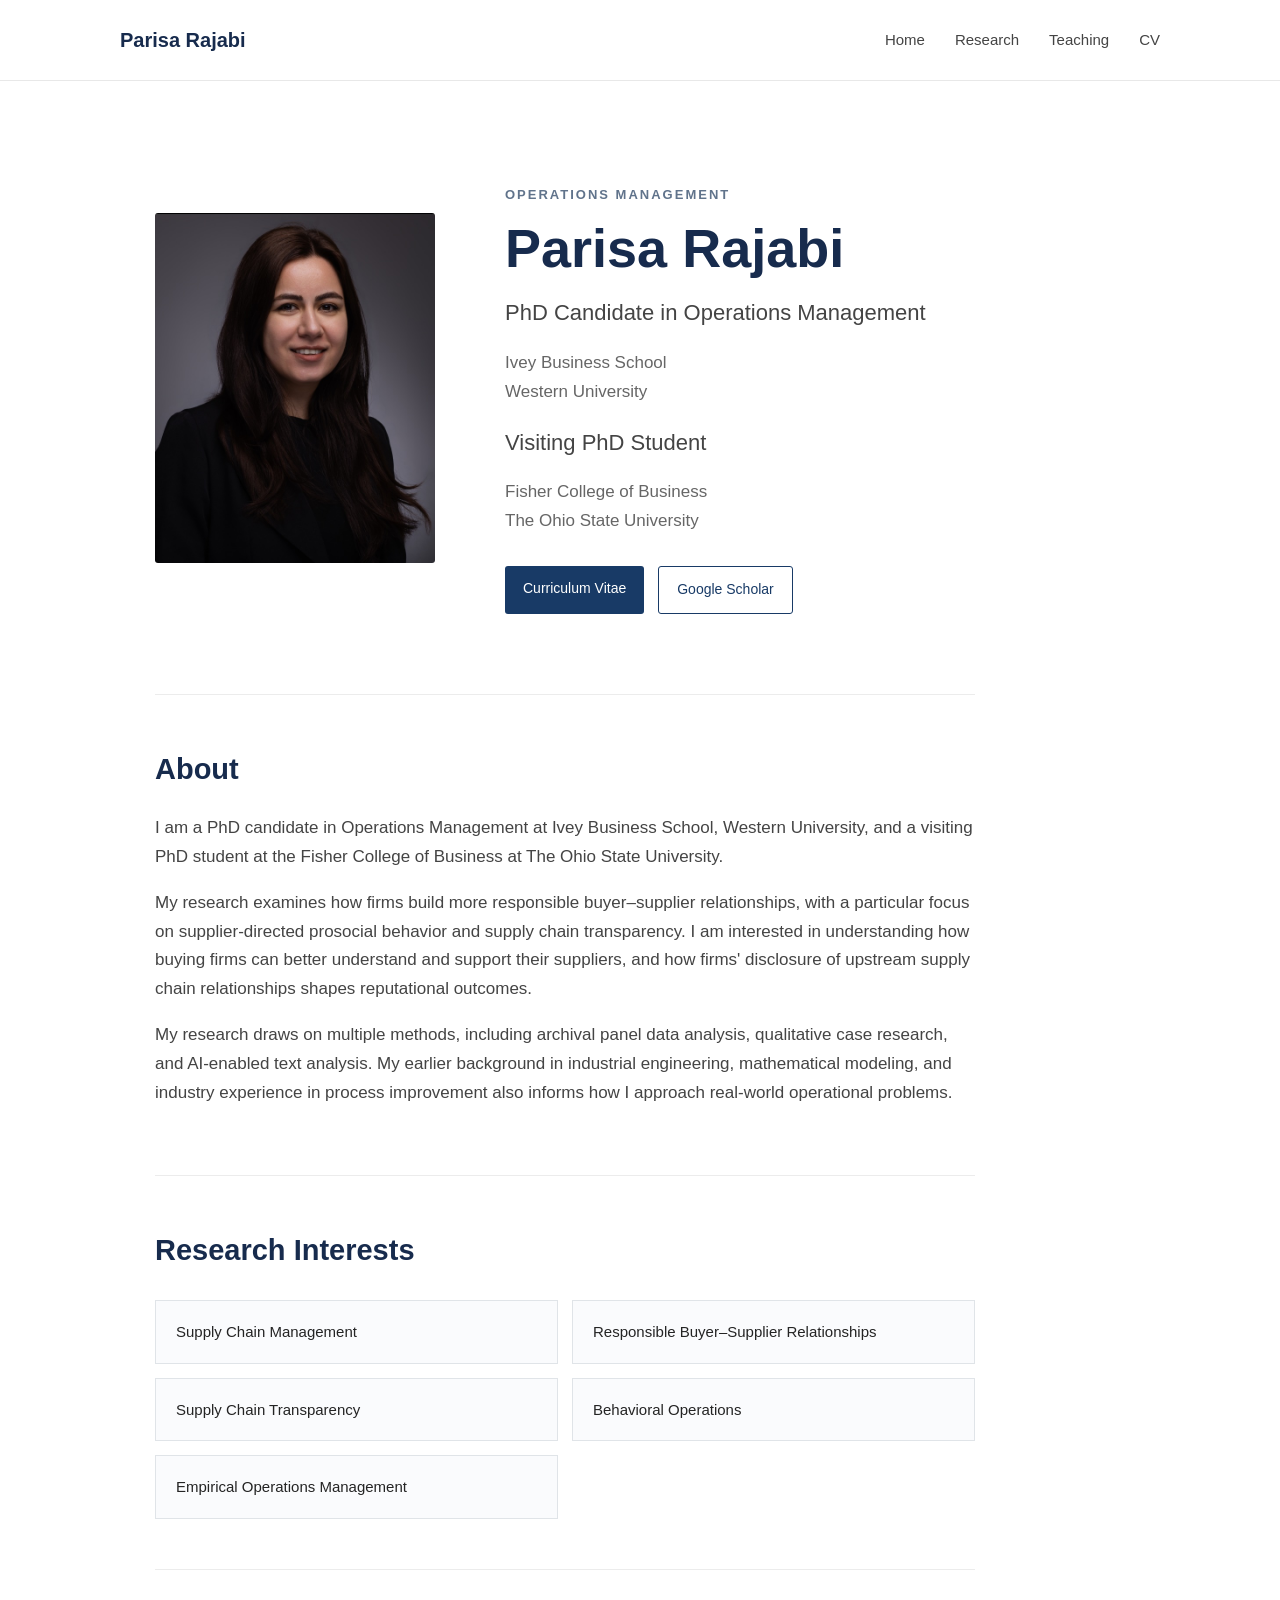
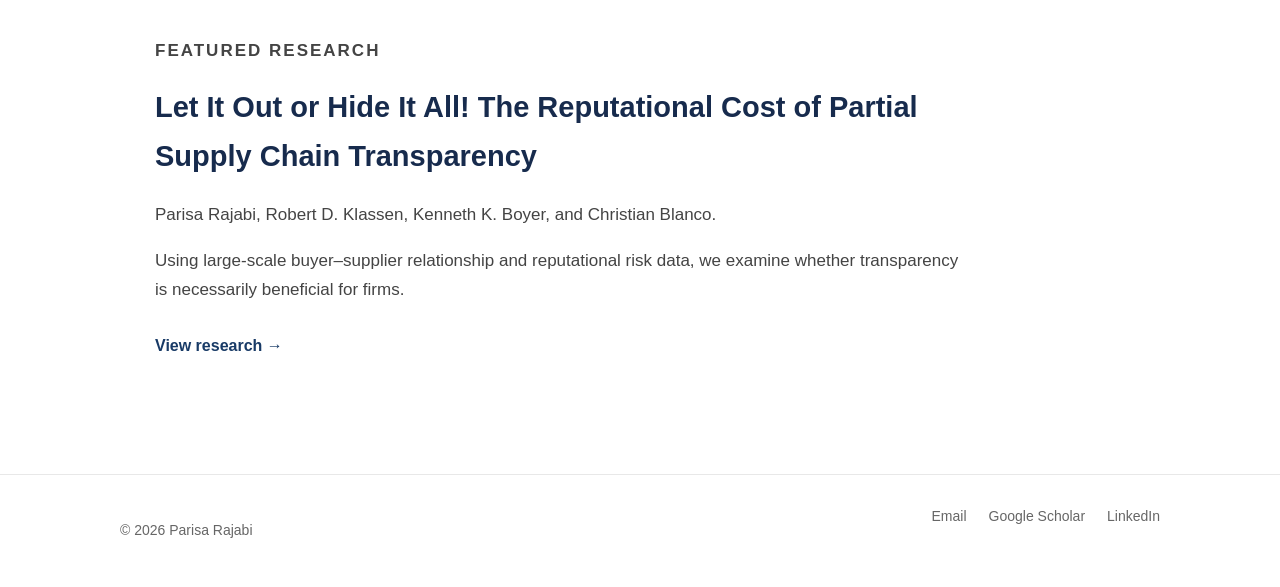
<file: index.html>
<!DOCTYPE html>
<html lang="en">

<head>
    <meta charset="UTF-8">
    <meta name="viewport" content="width=device-width, initial-scale=1.0">

    <title>Parisa Rajabi | Operations Management</title>

    <meta
        name="description"
        content="Parisa Rajabi is a PhD Candidate in Operations Management at Ivey Business School, Western University."
    >

    <link rel="stylesheet" href="style.css">
</head>

<body>

<header>
    <div class="nav-container">

        <a class="site-name" href="index.html">
            Parisa Rajabi
        </a>

        <nav>
            <a href="index.html">Home</a>
            <a href="research.html">Research</a>
            <a href="teaching.html">Teaching</a>
            <a href="assets/Parisa_Rajabi_CV.pdf" target="_blank">CV</a>
        </nav>

    </div>
</header>


<main>

<section class="hero">

    <div class="hero-photo">
        <img src="assets/parisa-photo.jpg" alt="Parisa Rajabi">
    </div>

    <div class="hero-text">

        <p class="eyebrow">
            OPERATIONS MANAGEMENT
        </p>

        <h1>
            Parisa Rajabi
        </h1>

        <h2>
            PhD Candidate in Operations Management
        </h2>

        <p class="institution">
            Ivey Business School<br>
            Western University
        </p>
        <h2>
            Visiting PhD Student
        </h2>

        <p class="institution">
            Fisher College of Business<br>
            The Ohio State University
        </p>
        
        <div class="hero-links">

            <a class="button primary"
               href="assets/Parisa_Rajabi_CV.pdf"
               target="_blank">
                Curriculum Vitae
            </a>

            <a class="button secondary"
               href="https://scholar.google.com/citations?hl=en&user=Cgzcxh0AAAAJ&view_op=list_works&sortby=pubdate">
                Google Scholar
            </a>

        </div>

    </div>

</section>


<section class="content-section">

    <h3>About</h3>

    <p>
        I am a PhD candidate in Operations Management at Ivey Business School, Western University, 
        and a visiting PhD student at the Fisher College of Business at The Ohio State University.
    </p>

    <p>
        My research examines how firms build more responsible buyer–supplier relationships, 
        with a particular focus on supplier-directed prosocial behavior and supply chain transparency. 
        I am interested in understanding how buying firms can better understand and support their suppliers, 
        and how firms' disclosure of upstream supply chain relationships shapes reputational outcomes.
    </p>

    <p>
        My research draws on multiple methods, including archival panel data analysis, qualitative case research, 
        and AI-enabled text analysis. My earlier background in industrial engineering, mathematical modeling, and 
        industry experience in process improvement also informs how I approach real-world operational problems.
    </p>

</section>


<section class="content-section">

    <h3>Research Interests</h3>

    <div class="interest-grid">

        <div class="interest-card">
            Supply Chain Management
        </div>

        <div class="interest-card">
            Responsible Buyer–Supplier Relationships
        </div>

        <div class="interest-card">
            Supply Chain Transparency
        </div>

        <div class="interest-card">
            Behavioral Operations
        </div>
        <div class="interest-card">
            Empirical Operations Management
        </div>

    </div>

</section>


<section class="content-section featured">

    <p class="eyebrow">
        FEATURED RESEARCH
    </p>

    <h3>
        Let It Out or Hide It All! The Reputational Cost of Partial Supply Chain Transparency
    </h3>

    <p>
        Parisa Rajabi, Robert D. Klassen, Kenneth K. Boyer, and Christian Blanco.
    </p>
    
    <p>
        Using large-scale buyer–supplier relationship and reputational risk data, we examine whether transparency is necessarily beneficial for firms.
    </p>

    <a class="text-link" href="research.html">
        View research →
    </a>

</section>

</main>


<footer>

    <div class="footer-container">

        <p>
            © 2026 Parisa Rajabi
        </p>

        <div class="footer-links">
            <a href="mailto:prajabi.phd@ivey.ca">Email</a>
            <a href="https://scholar.google.com/citations?hl=en&user=Cgzcxh0AAAAJ&view_op=list_works&sortby=pubdate">Google Scholar</a>
            <a href="https://www.linkedin.com/in/parisa-rajabi-414a34167/">LinkedIn</a>
        </div>

    </div>

</footer>

</body>
</html>
</file>
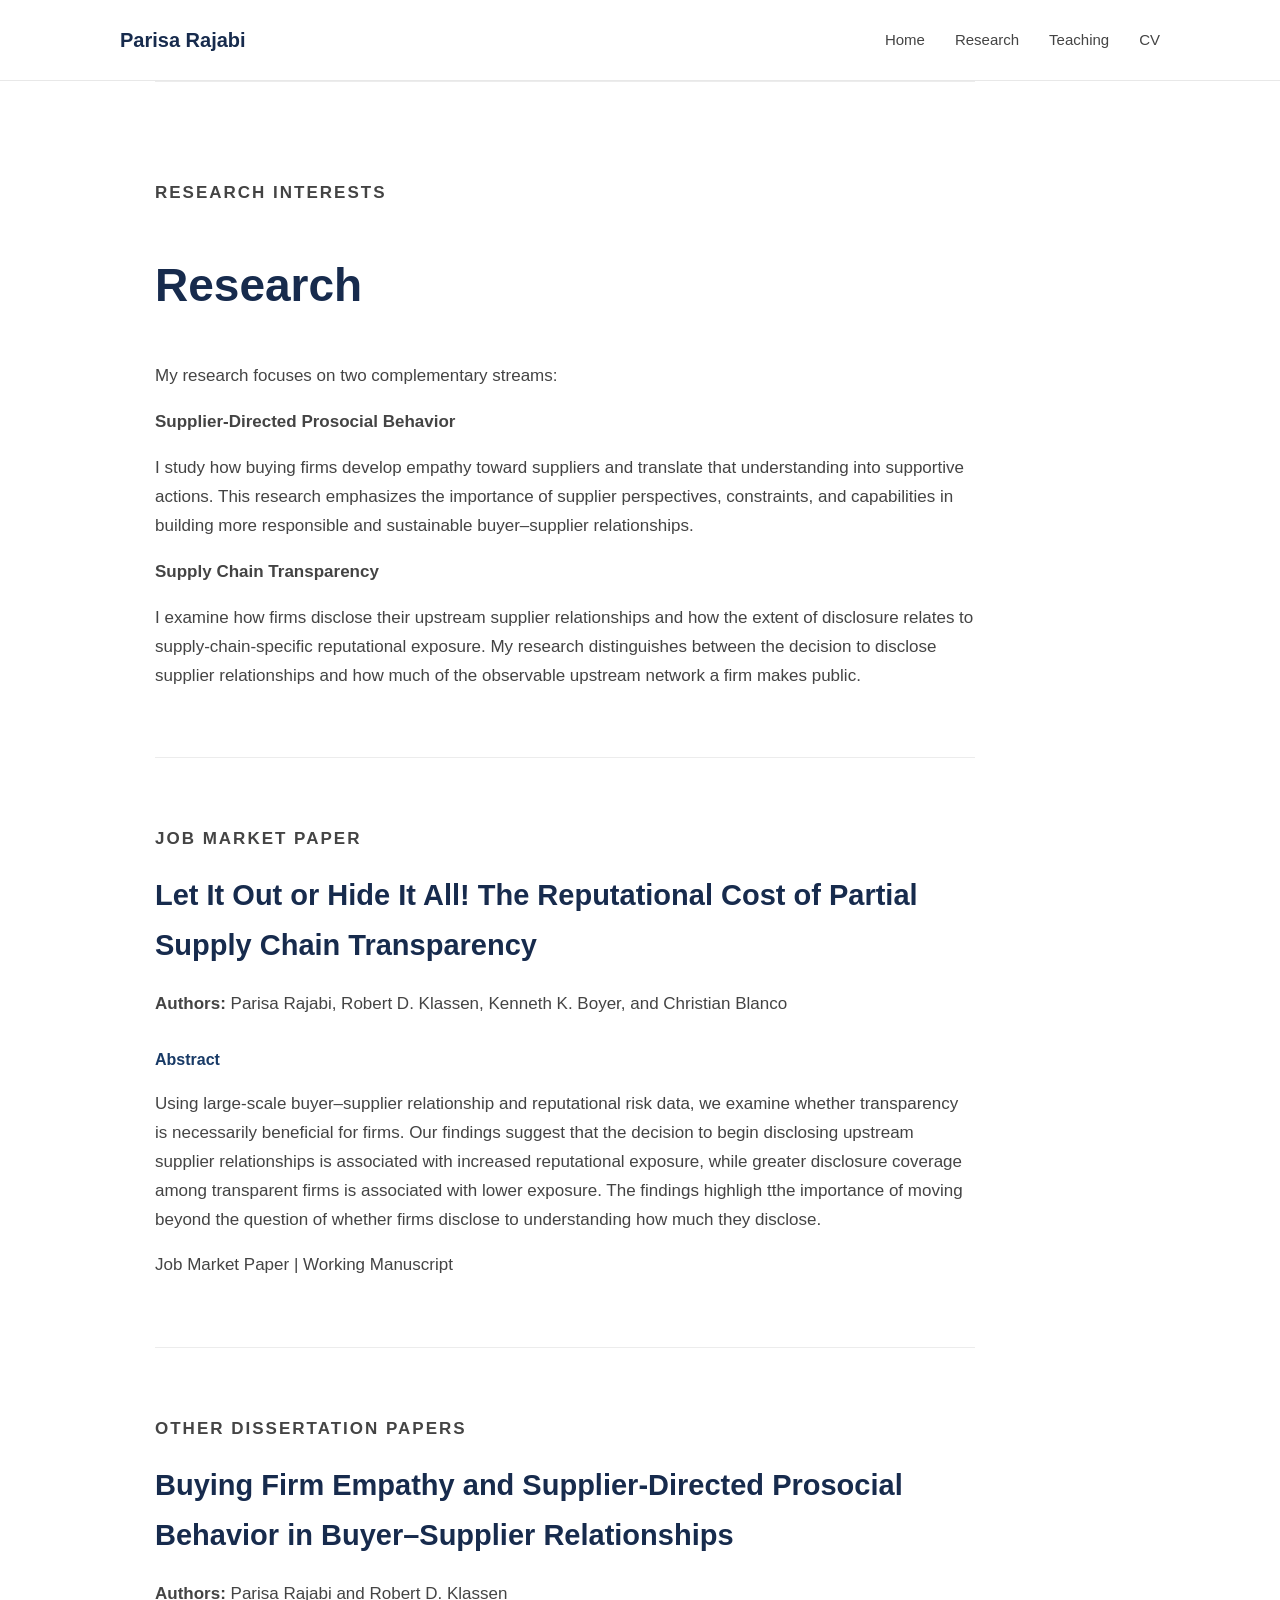
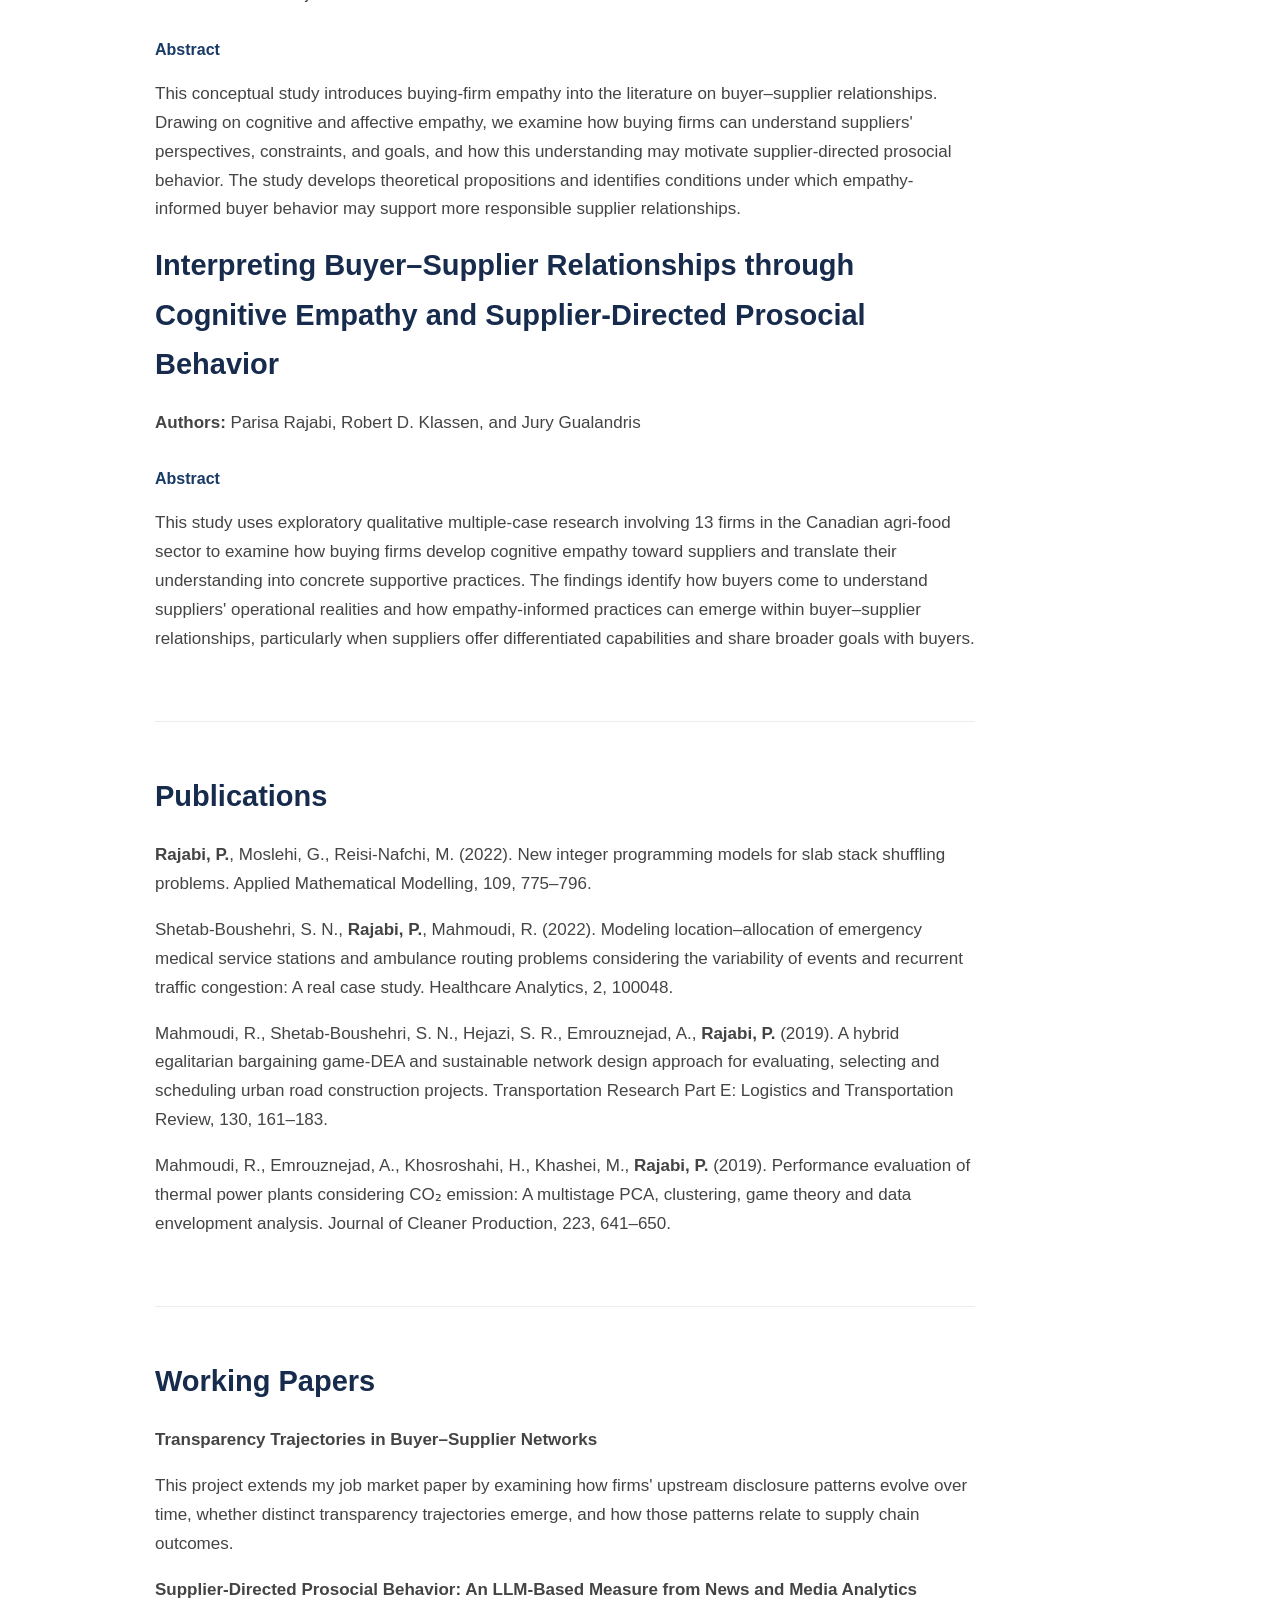
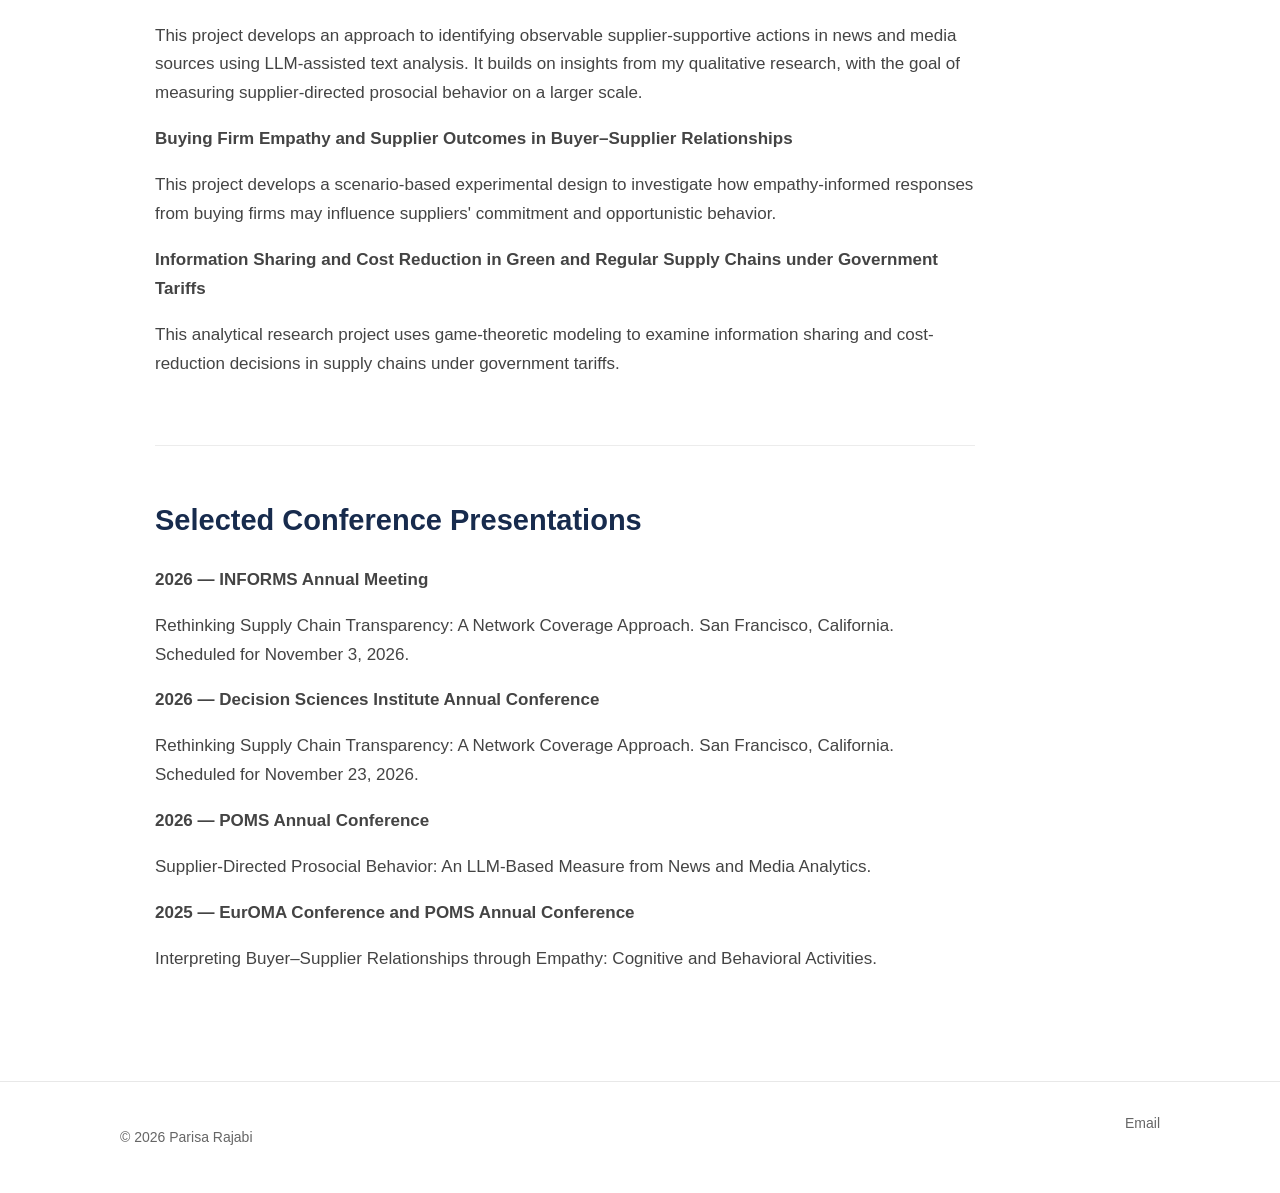
<file: research.html>
<!DOCTYPE html>
<html lang="en">

<head>
    <meta charset="UTF-8">
    <meta name="viewport" content="width=device-width, initial-scale=1.0">

    <title>Research | Parisa Rajabi</title>

    <link rel="stylesheet" href="style.css">
</head>

<body>

<header>
    <div class="nav-container">

        <a class="site-name" href="index.html">
            Parisa Rajabi
        </a>

        <nav>
            <a href="index.html">Home</a>
            <a href="research.html">Research</a>
            <a href="teaching.html">Teaching</a>
            <a href="assets/Parisa_Rajabi_CV.pdf" target="_blank">CV</a>
        </nav>

    </div>
</header>


<main>

<section class="content-section" style="padding-top:80px;">

    <p class="eyebrow">
        RESEARCH INTERESTS
    </p>

    <h1 style="font-size:46px; color:#172b4d;">
        Research
    </h1>

    <p>
        My research focuses on two complementary streams:
    </p>


    <p>
        <strong>Supplier-Directed Prosocial Behavior</strong> 
    </p>

    <p>
        I study how buying firms develop empathy toward suppliers and translate that 
        understanding into supportive actions. This research emphasizes the importance 
        of supplier perspectives, constraints, and capabilities in building more 
        responsible and sustainable buyer–supplier relationships.
    </p>

    <p>
        <strong>Supply Chain Transparency</strong> 
    </p>

    <p>
        I examine how firms disclose their upstream supplier relationships and how 
        the extent of disclosure relates to supply-chain-specific reputational exposure. 
        My research distinguishes between the decision to disclose supplier relationships 
        and how much of the observable upstream network a firm makes public.
    </p>

</section>


<section class="content-section">

    <p class="eyebrow">
        JOB MARKET PAPER
    </p>

    <h3>
        Let It Out or Hide It All! The Reputational Cost of Partial Supply Chain Transparency
    </h3>



    <p>
        <strong>Authors:</strong> Parisa Rajabi, Robert D. Klassen, Kenneth K. Boyer, and Christian Blanco
    </p>

    <a class="text-link" href="#">
        <strong>Abstract</strong>
    </a>

    <p>
        Using large-scale buyer–supplier relationship and reputational risk data, 
        we examine whether transparency is necessarily beneficial for firms. 
        Our findings suggest that the decision to begin disclosing upstream supplier 
        relationships is associated with increased reputational exposure, while greater 
        disclosure coverage among transparent firms is associated with lower exposure. 
        The findings highligh tthe importance of moving beyond the question of whether 
        firms disclose to understanding how much they disclose.
    </p>


    <p>
        Job Market Paper | Working Manuscript
    </p>
    
    
</section>


<section class="content-section">

    <p class="eyebrow">
        OTHER DISSERTATION PAPERS
    </p>

    <h3>
        Buying Firm Empathy and Supplier-Directed Prosocial Behavior in Buyer–Supplier Relationships
    </h3>



    <p>
        <strong>Authors:</strong> Parisa Rajabi and Robert D. Klassen
    </p>
    <a class="text-link" href="#">
        <strong>Abstract</strong>
    </a>

    <p>
        This conceptual study introduces buying-firm empathy into the literature on buyer–supplier 
        relationships. Drawing on cognitive and affective empathy, we examine how buying firms 
        can understand suppliers' perspectives, constraints, and goals, and how this understanding 
        may motivate supplier-directed prosocial behavior. The study develops theoretical propositions 
        and identifies conditions under which empathy-informed buyer behavior may support more responsible supplier relationships.
    </p>


    <h3>
        Interpreting Buyer–Supplier Relationships through Cognitive Empathy and Supplier-Directed Prosocial Behavior
    </h3>



    <p>
        <strong>Authors:</strong> Parisa Rajabi, Robert D. Klassen, and Jury Gualandris
    </p>
    <a class="text-link" href="#">
        <strong>Abstract</strong>
    </a>

    <p>
        This study uses exploratory qualitative multiple-case research involving 13 firms in 
        the Canadian agri-food sector to examine how buying firms develop cognitive empathy 
        toward suppliers and translate their understanding into concrete supportive practices. 
        The findings identify how buyers come to understand suppliers' operational realities and 
        how empathy-informed practices can emerge within buyer–supplier relationships, particularly 
        when suppliers offer differentiated capabilities and share broader goals with buyers.
    </p>


    
    
</section>



    

<section class="content-section">

    <h3>
        Publications
    </h3>

    <p>
        <strong>Rajabi, P.</strong>, Moslehi, G., Reisi-Nafchi, M. (2022). New integer programming models for slab stack shuffling problems. Applied Mathematical Modelling, 109, 775–796.
    </p>
    <p>
        Shetab-Boushehri, S. N., <strong>Rajabi, P.</strong>, Mahmoudi, R. (2022). Modeling location–allocation of emergency medical service stations and ambulance routing problems considering the variability of events and recurrent traffic congestion: A real case study. Healthcare Analytics, 2, 100048.
    <p>
        Mahmoudi, R., Shetab-Boushehri, S. N., Hejazi, S. R., Emrouznejad, A., <strong>Rajabi, P. </strong> (2019). A hybrid egalitarian bargaining game-DEA and sustainable network design approach for evaluating, selecting and scheduling urban road construction projects. Transportation Research Part E: Logistics and Transportation Review, 130, 161–183.
    </p>
    <p>
        Mahmoudi, R., Emrouznejad, A., Khosroshahi, H., Khashei, M., <strong>Rajabi, P. </strong>(2019). Performance evaluation of thermal power plants considering CO₂ emission: A multistage PCA, clustering, game theory and data envelopment analysis. Journal of Cleaner Production, 223, 641–650.
    </p>

</section>


<section class="content-section">

    <h3>
        Working Papers
    </h3>

    <p>
        <strong>Transparency Trajectories in Buyer–Supplier Networks</strong>
    </p>
    <p>
        This project extends my job market paper by examining how firms&#39; upstream disclosure patterns evolve 
        over time, whether distinct transparency trajectories emerge, and how those patterns relate to supply chain outcomes.
    </p>
    <p>
        <strong>Supplier-Directed Prosocial Behavior: An LLM-Based Measure from News and Media Analytics</strong>
    </p>
    <p>
        This project develops an approach to identifying observable supplier-supportive actions in news and media sources using LLM-assisted text analysis. It builds on insights from my qualitative research, with the goal of measuring supplier-directed prosocial behavior on a larger scale.
    </p>

    <p>
        <strong>Buying Firm Empathy and Supplier Outcomes in Buyer–Supplier Relationships</strong>
    </p>
    <p>
        This project develops a scenario-based experimental design to investigate how empathy-informed responses from buying firms may influence suppliers&#39; commitment and opportunistic behavior.
    </p>

    <p>
        <strong>Information Sharing and Cost Reduction in Green and Regular Supply Chains under Government Tariffs</strong>
    </p>
    <p>
        This analytical research project uses game-theoretic modeling to examine information sharing and cost-reduction decisions in supply chains under government tariffs.
    </p>

</section>


<section class="content-section">

    <h3>
        Selected Conference Presentations
    </h3>

    <p>
        <strong>2026 — INFORMS Annual Meeting</strong>
    </p>
    <p>
        Rethinking Supply Chain Transparency: A Network Coverage Approach. San Francisco, California. Scheduled for November 3, 2026.
    </p>

    <p>
        <strong>2026 — Decision Sciences Institute Annual Conference</strong>
    </p>
    <p>
        Rethinking Supply Chain Transparency: A Network Coverage Approach. San Francisco, California. Scheduled for November 23, 2026.
    </p>
    <p>
        <strong>2026 — POMS Annual Conference</strong>
    </p>
    <p>
        Supplier-Directed Prosocial Behavior: An LLM-Based Measure from News and Media Analytics.
    </p>

    <p>
        <strong>2025 — EurOMA Conference and POMS Annual Conference</strong>
    </p>
    <p>
        Interpreting Buyer–Supplier Relationships through Empathy: Cognitive and Behavioral Activities.
    </p>
    
</section>

</main>


<footer>

    <div class="footer-container">

        <p>
            © 2026 Parisa Rajabi
        </p>

        <div class="footer-links">
            <a href="mailto:prajabi.phd@ivey.ca">Email</a>
        </div>

    </div>

</footer>

</body>
</html>
</file>
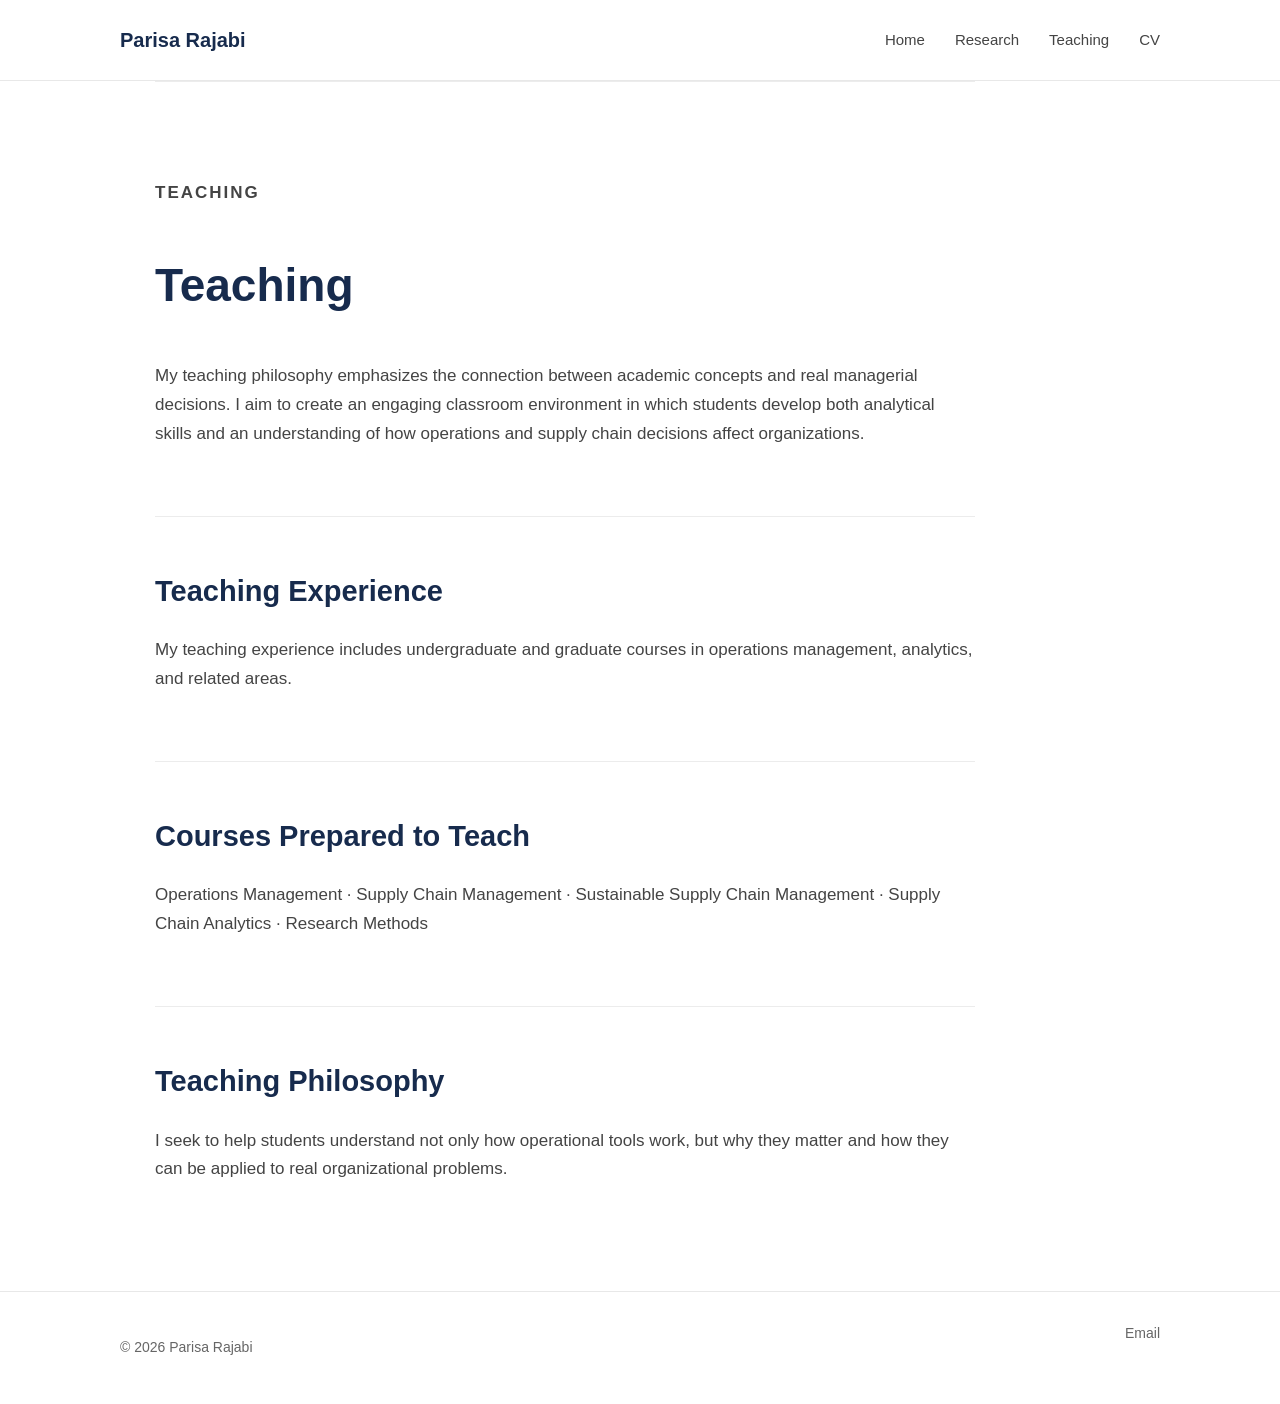
<file: teaching.html>
<!DOCTYPE html>
<html lang="en">

<head>
    <meta charset="UTF-8">
    <meta name="viewport" content="width=device-width, initial-scale=1.0">

    <title>Teaching | Parisa Rajabi</title>

    <link rel="stylesheet" href="style.css">
</head>

<body>

<header>

    <div class="nav-container">

        <a class="site-name" href="index.html">
            Parisa Rajabi
        </a>

        <nav>
            <a href="index.html">Home</a>
            <a href="research.html">Research</a>
            <a href="teaching.html">Teaching</a>
            <a href="assets/Parisa_Rajabi_CV.pdf" target="_blank">CV</a>
        </nav>

    </div>

</header>


<main>

<section class="content-section" style="padding-top:80px;">

    <p class="eyebrow">
        TEACHING
    </p>

    <h1 style="font-size:46px; color:#172b4d;">
        Teaching
    </h1>

    <p>
        My teaching philosophy emphasizes the connection between
        academic concepts and real managerial decisions. I aim to
        create an engaging classroom environment in which students
        develop both analytical skills and an understanding of how
        operations and supply chain decisions affect organizations.
    </p>

</section>


<section class="content-section">

    <h3>
        Teaching Experience
    </h3>

    <p>
        My teaching experience includes undergraduate and graduate
        courses in operations management, analytics, and related areas.
    </p>

</section>


<section class="content-section">

    <h3>
        Courses Prepared to Teach
    </h3>

    <p>
        Operations Management · Supply Chain Management ·
        Sustainable Supply Chain Management · Supply Chain Analytics ·
        Research Methods
    </p>

</section>


<section class="content-section">

    <h3>
        Teaching Philosophy
    </h3>

    <p>
        I seek to help students understand not only how operational
        tools work, but why they matter and how they can be applied
        to real organizational problems.
    </p>

</section>

</main>


<footer>

    <div class="footer-container">

        <p>
            © 2026 Parisa Rajabi
        </p>

        <div class="footer-links">
            <a href="mailto:prajabi.phd@ivey.ca">Email</a>
        </div>

    </div>

</footer>

</body>
</html>
</file>
<file: style.css>
/* ==============================
   GENERAL
================================ */

* {
    box-sizing: border-box;
}

html {
    scroll-behavior: smooth;
}

body {
    margin: 0;
    font-family: Arial, Helvetica, sans-serif;
    color: #242424;
    background: #ffffff;
    line-height: 1.7;
}

a {
    color: inherit;
}

main {
    max-width: 1050px;
    margin: auto;
    padding: 0 40px;
}


/* ==============================
   NAVIGATION
================================ */

header {
    border-bottom: 1px solid #e8e8e8;
    background: white;
}

.nav-container {
    max-width: 1120px;
    margin: auto;
    padding: 23px 40px;

    display: flex;
    align-items: center;
    justify-content: space-between;
}

.site-name {
    font-size: 20px;
    font-weight: 700;
    text-decoration: none;
    color: #172b4d;
}

nav {
    display: flex;
    gap: 30px;
}

nav a {
    text-decoration: none;
    font-size: 15px;
    color: #444;
}

nav a:hover {
    color: #193b6a;
}


/* ==============================
   HERO
================================ */

.hero {
    display: grid;
    grid-template-columns: 280px 1fr;
    gap: 70px;
    align-items: center;

    padding: 90px 0 80px 0;
}

.hero-photo img {
    width: 100%;
    aspect-ratio: 4 / 5;
    object-fit: cover;
    border-radius: 3px;
}

.eyebrow {
    font-size: 13px;
    letter-spacing: 2px;
    font-weight: 700;
    color: #60738b;
}

.hero h1 {
    font-size: 54px;
    line-height: 1.1;
    margin: 10px 0 16px 0;
    color: #172b4d;
}

.hero h2 {
    font-size: 22px;
    font-weight: 400;
    margin: 0 0 14px 0;
    color: #444;
}

.institution {
    font-size: 17px;
    color: #666;
}

.hero-links {
    margin-top: 30px;
    display: flex;
    gap: 14px;
}

.button {
    display: inline-block;
    padding: 11px 18px;
    text-decoration: none;
    border-radius: 3px;
    font-size: 14px;
}

.primary {
    background: #183a66;
    color: white;
}

.primary:hover {
    background: #102d50;
}

.secondary {
    border: 1px solid #183a66;
    color: #183a66;
}

.secondary:hover {
    background: #f4f7fa;
}


/* ==============================
   CONTENT
================================ */

.content-section {
    max-width: 820px;
    padding: 50px 0;
    border-top: 1px solid #ececec;
}

.content-section h3 {
    font-size: 29px;
    color: #172b4d;
    margin: 0 0 20px;
}

.content-section p {
    font-size: 17px;
    color: #444;
}

.interest-grid {
    display: grid;
    grid-template-columns: repeat(2, 1fr);
    gap: 14px;
    margin-top: 25px;
}

.interest-card {
    border: 1px solid #e0e4e8;
    padding: 18px 20px;
    font-size: 15px;
    background: #fafbfd;
}

.featured {
    margin-bottom: 65px;
}

.text-link {
    display: inline-block;
    margin-top: 10px;
    color: #183a66;
    font-weight: 600;
    text-decoration: none;
}

.text-link:hover {
    text-decoration: underline;
}


/* ==============================
   FOOTER
================================ */

footer {
    border-top: 1px solid #e8e8e8;
    margin-top: 40px;
}

.footer-container {
    max-width: 1120px;
    margin: auto;
    padding: 30px 40px;

    display: flex;
    justify-content: space-between;

    font-size: 14px;
    color: #666;
}

.footer-links {
    display: flex;
    gap: 22px;
}

.footer-links a {
    text-decoration: none;
}

.footer-links a:hover {
    color: #183a66;
}


/* ==============================
   MOBILE
================================ */

@media (max-width: 760px) {

    main {
        padding: 0 24px;
    }

    .nav-container {
        padding: 18px 24px;
        flex-direction: column;
        gap: 15px;
    }

    nav {
        gap: 18px;
        flex-wrap: wrap;
        justify-content: center;
    }

    .hero {
        grid-template-columns: 1fr;
        gap: 35px;
        padding: 50px 0;
    }

    .hero-photo {
        max-width: 260px;
    }

    .hero h1 {
        font-size: 42px;
    }

    .interest-grid {
        grid-template-columns: 1fr;
    }

    .footer-container {
        flex-direction: column;
        gap: 15px;
        padding: 25px;
    }

}
</file>
